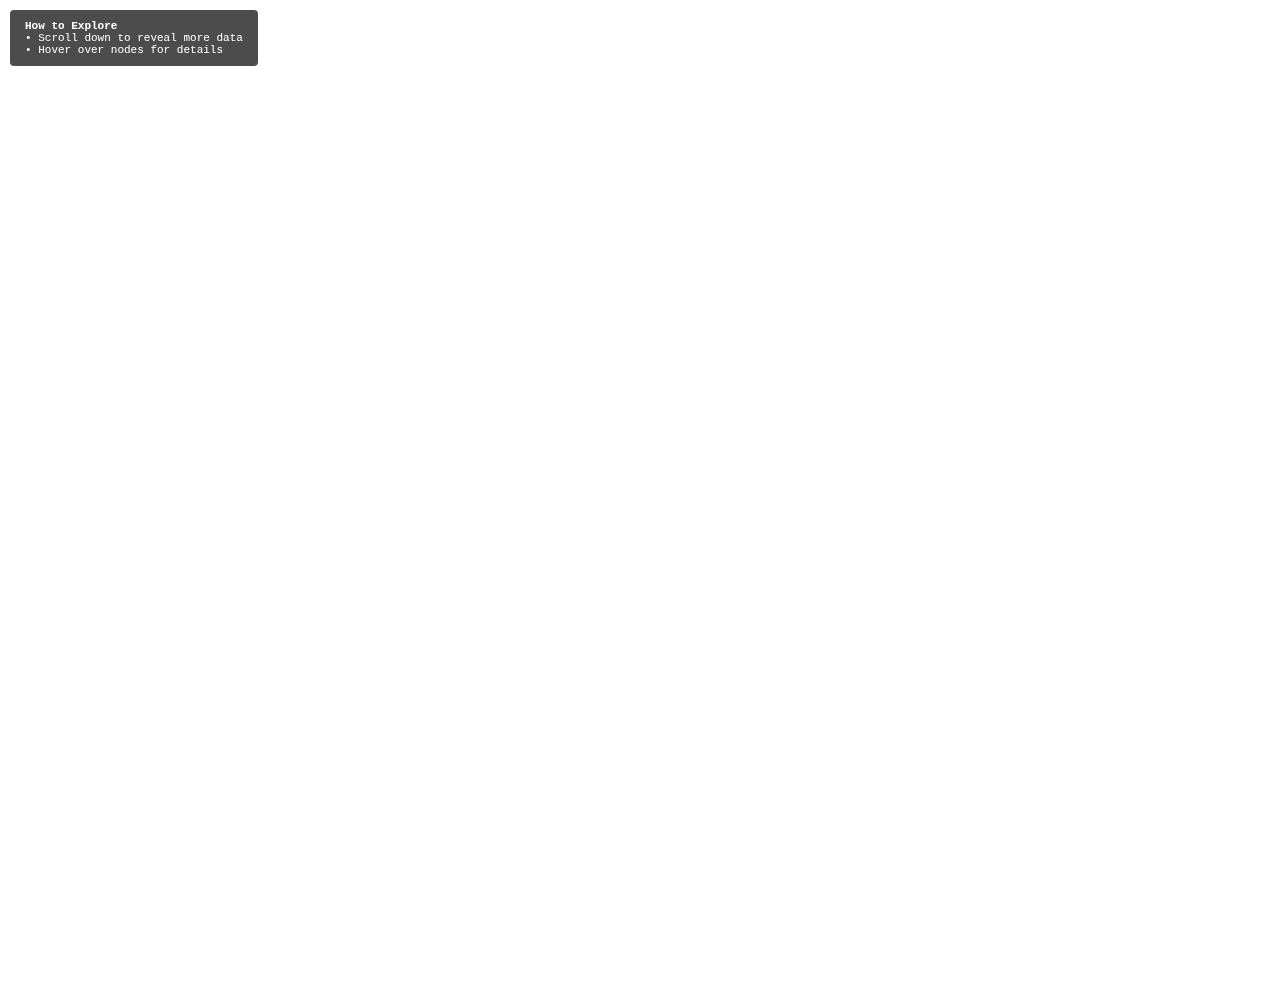
<file: dataExplorer.html>
<!DOCTYPE html>
<html lang="en">
<head>
    <meta charset="UTF-8">
    <meta name="viewport" content="width=device-width, initial-scale=1.0">
    <title>DATA LOGIC</title>
    <script src="https://d3js.org/d3.v7.min.js"></script>
    <style>
        #instructions {
            position: fixed;
            top: 10px;
            left: 10px;
            background: rgba(0, 0, 0, 0.7);
            color: #fff;
            padding: 10px 15px;
            border-radius: 4px;
            font-size: 0.9rem;
            z-index: 9999;
            font: 11px monospace;
        }

        .node circle {
            fill: #fff;
            stroke: steelblue;
            stroke-width: 1.5px;
        }

        .node text {
            font: 11px monospace; /* Increased font size for better readability */
        }

        .link {
            fill: none;
            stroke: #ccc;
            stroke-width: 1.5px;
        }

        body {
            margin: 0;
            padding: 0;
            display: flex;
            justify-content: center; /* Centers content horizontally */
        }

        .step {
            margin-bottom: 1000px; /* Space between steps */
        }

        #visualization {
            position: fixed;
            top: 0;
            left: 0;
            width: 80vw;
            height: 100vh;
            pointer-events: none; /* Allow scrolling through the visualization */
            overflow: visible; /* Ensure content is not clipped */
        }
    </style>
</head>
<body>

      <!-- Instructions -->
    <div id="instructions">
        <strong>How to Explore</strong><br/>
        • Scroll down to reveal more data<br/>
        • Hover over nodes for details
    </div>

    <div id="visualization"></div>
    <div class="step" data-step="0"></div>
    <div class="step" data-step="1"></div>
    <div class="step" data-step="2"></div>
    <div class="step" data-step="3"></div>
    <div class="step" data-step="4"></div>
    <div class="step" data-step="5"></div>
    <div class="step" data-step="6"></div>
    <div class="step" data-step="7"></div>
    <div class="step" data-step="8"></div>

    <script>
        console.log("Script loaded"); // Debugging: Check if script is running

        const data = {
            "name": "BUYER NAVIGATING HOUSING DATA IN ADDITION TO EXTREME WEATHER RISKS",
            "children": [
                {
                    "name": "VULNERABLE COMMUNITY", // layer 1
                    "children": [
                        {
                            "name": "FLOOD VULNERABILITY", // layer 2
                            "children": [
                                {"name": "MEDIAN HOUSEHOLD INCOME"}, // LAYER3
                                {"name": "POPULATION EMPLOYED OVER 16 Y/O"},
                                {"name": "POPULATION OVER 65Y/O"},
                                {"name": "POPULATION UNDER 18 Y/O"},
                                {"name": "PUBLIC ASSISTANCE INCOME/FOOD STAMP/SNAP"}
                            ]
                        }
                    ]
                },
                {
                    "name": "USER'S PERCEPTION OF RISK",
                    "children": [
                        {
                            "name": "USER CHOICE IN MARKET ACTIVITY",
                            "children": [
                                {"name": "SALE PRICE"},
                                {"name": "NUMBER OF HOMES SOLD"}
                            ]
                        }
                    ]
                },
                {
                    "name": "PUBLIC PERCEPTION OF RISK",
                    "children": [
                        {
                            "name": "RISK ASSESSMENT (INSURANCE)",
                            "children": [
                                {
                                    "name": "FLOOD RISK",
                                    "children": [
                                        {"name": "PROJECTED AREAS OF IMPACT"},
                                        {"name": "HISTORIC IMPACT AREAS"}
                                    ]
                                },
                                {
                                    "name": "BUILDING AND CONTENT COST",
                                    "children": [
                                        {"name": "PROPERTY VALUE"},
                                    ]
                                },
                                {
                                    "name": "AGE AND DESIGN OF STRUCTURE",
                                    "children": [
                                        {"name": "BUILDING AGE"},
                                        {"name": "BUILDING MATERIALS"}
                                    ]
                                },
                                {
                                    "name": "LOCATION OF STRUCTURE WITHIN THE BUILDING",
                                    "children": [
                                        {"name": "BASEMENT"},
                                        {"name": "ELEVATED MACHINERY & EQUIPMENT DISCOUNT (ABOVE FIRST FLOOR)"}
                                    ]
                                },
                                {
                                    "name": "INSURANCE COVERAGE",
                                    "children": [
                                        {"name": "FLOOD ZONE"},
                                        {"name": "FLOOD INSURANCE PREMIUMS"}
                                    ]
                                }
                            ]
                        },
                        {
                            "name": "REGULATIONS",
                            "children": [
                                {
                                    "name": "EMERGING REGULATIONS",
                                    "children": [
                                        {"name": "FFRMS (FLOOD AND FIRE RISK MANAGEMENT STRATEGIES) REDEFINES FLOODPLAIN"},
                                        {"name": "FLOOD MITIGATION DISCOUNTS"}
                                    ]
                                },
                                {
                                    "name": "LAND/LOT",
                                    "children": [
                                        {"name": "BUILDING PERMIT (BUILDING UPGRADES)"},
                                        {"name": "OWNERSHIP TYPE CHANGE"}
                                    ]
                                }
                            ]
                        }
                    ]
                }
            ]
        };

        const margin = { top: 50, right: 300, bottom: 50, left: 300 }; // d3 viz margin
        const svgWidth = window.innerWidth; // Use full window width
        const svgHeight = window.innerHeight; // Use full window height

        const svg = d3.select("#visualization").append("svg")
            .attr("width", svgWidth)
            .attr("height", svgHeight);

        const g = svg.append("g")
            .attr("transform", `translate(${margin.left},${margin.top})`);

        const root = d3.hierarchy(data);
        const tree = d3.tree().size([svgHeight - margin.top - margin.bottom, svgWidth - margin.left - margin.right]);

        let currentStep = 0;

        function update(step) {
            console.log(`Updating to step ${step}`); // Debugging: Check if update is called

            // Flatten the hierarchy to show parent and children in sequence
            const nodes = [];
            const links = [];
            let index = 0;

            function traverse(node, depth) {
                if (index > step) return;
                nodes.push(node);
                index++;

                if (node.children && index <= step) {
                    node.children.forEach(child => {
                        links.push({ source: node, target: child });
                        traverse(child, depth + 1);
                    });
                }
            }

            traverse(root, 0);

            tree(root);

            const link = g.selectAll(".link")
                .data(links);

            link.enter().append("path")
                .attr("class", "link")
                .merge(link)
                .attr("d", d3.linkHorizontal()
                    .x(d => d.y)
                    .y(d => d.x));

            link.exit().remove();

            const node = g.selectAll(".node")
                .data(nodes, d => d.id);

            const nodeEnter = node.enter().append("g")
                .attr("class", d => "node" + (d.children ? " node--internal" : " node--leaf"))
                .attr("transform", d => `translate(${d.y},${d.x})`);

            nodeEnter.append("circle")
                .attr("r", 4.5);

            nodeEnter.append("text")
                .attr("dy", 3)
                .attr("x", d => d.children ? -10 : 10) // Adjust position
                .attr("text-anchor", d => d.children ? "end" : "start") // Align text
                .style("font-size", "12px")
                .each(function (d) {
                    const words = d.data.name.split(" ");
                    const lineHeight = 15; // Line spacing
                    const maxWidth = 170; // Adjust for children wrapping
                    let line = [];
                    let lineNumber = 0;
                    const textElem = d3.select(this);
                    let tspan = textElem.append("tspan").attr("x", d.children ? -10 : 10);

                    words.forEach(word => {
                        const testLine = [...line, word].join(" ");
                        tspan.text(testLine);
                        if (tspan.node().getComputedTextLength() > maxWidth) {
                            tspan.text(line.join(" "));
                            line = [word];
                            lineNumber++;
                            tspan = textElem.append("tspan")
                                .attr("x", d.children ? -10 : 10)
                                .attr("dy", lineNumber * lineHeight)
                                .text(word);
                        } else {
                            line.push(word);
                        }
                    });
                });

            node.exit().remove();
        }

        function handleScroll() {
            const step = Math.floor(window.scrollY / 100);
            if (step !== currentStep) {
                currentStep = step;
                update(currentStep);
            }
        }

        // Dynamically set body height based on the number of steps
        const numSteps = document.querySelectorAll(".step").length;
        document.body.style.height = `${numSteps * 1000}px`;

        window.addEventListener("scroll", handleScroll);

        update(currentStep); // Initial render
    </script>
</body>
</html>
</file>
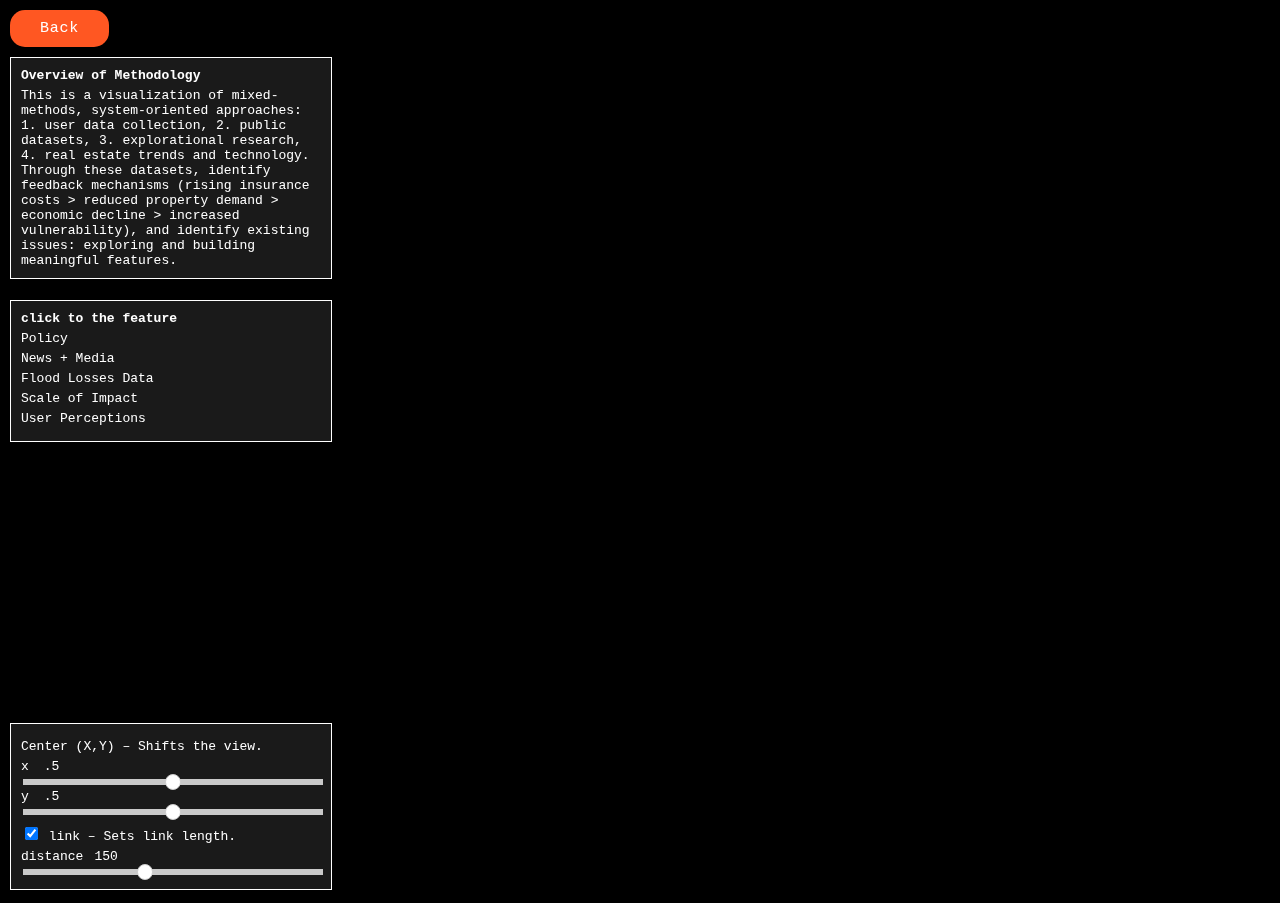
<file: systems_diagram1.html>
<!DOCTYPE html>
<html lang="en">
  <head>
    <meta charset="UTF-8" />
    <title>D3 Force Diagram with Adjustable Forces and Hover Tooltips</title>
    <script src="https://d3js.org/d3.v7.min.js"></script>
    <style>
      body {
        margin: 0;
        background: #000;
        color: #fff;
        font-family: monospace;
      }
      svg {
        width: 100vw;
        height: 100vh;
      }
      .link {
        stroke: #999;
        stroke-opacity: 0.6;
      }
      .node circle {
        stroke: #fff;
        stroke-width: 1.5px;
      }
      .node text {
        pointer-events: none;
        font: 10px monospace;
        fill: white;
      }
      /* Left-side Top Section: Buttons & Overview */
      #topLeft {
        position: fixed;
        top: 10px;
        left: 10px;
        width: 322px;
        z-index: 10000;
        font-family: monospace;
      }

      .btn-primary:hover {
        background-color: #E64A19; /* Darker orange on hover */
        transform: scale(1.05); /* Slightly enlarge on hover */
      }
      .btn-primary {
        padding: 10px 30px;
        background-color: #FF5722; /* Button color (bright orange) */
        color: white; /* Text color */
        border: none; 
        border-radius: 15px; 
        font-family: monospace;
        font-size: 15px; /* Font size */
        letter-spacing: 0.75px;
        cursor: pointer; /* Pointer cursor on hover */
        transition: all 0.3s ease; /* Smooth hover transition */
        margin-bottom: 10px;
      }
      .btn-secondary:hover {
        background-color: #E64A19; /* Darker orange on hover */
        transform: scale(1.05); /* Slightly enlarge on hover */
      }
      .btn-secondary {
        padding: 10px 30px;
        margin: 10px;
        background: transparent;
        color: white;
        border: none; 
        font-family: monospace;
        margin-bottom: 10px;
        width: 300px;
      }
      .overview {
        padding: 10px;
        border: 1px solid white;
        background: rgba(255, 255, 255, 0.1);
      }
      .overview h4 {
        margin: 0 0 5px;
      }
      .overview p {
        margin: 0;
        font-size: 13px;
      }
      /* Left-side Menu */
      #menu {
        position: fixed;
        top: 300px;
        left: 10px;
        width: 300px;
        background: rgba(255, 255, 255, 0.1);
        border: 1px solid white;
        padding: 10px;
        z-index: 10000;
      }
      #menu h4 {
        margin: 0 0 5px;
      }      
      #menu ul {
        list-style: none;
        margin: 0;
        padding: 0;
      }
      #menu li {
        margin-bottom: 5px;
      }
      #menu a {
        color: white;
        text-decoration: none;
        cursor: pointer;
      }
      #menu a:hover {
        color: lightblue;
      }
      /* Force sliders */
      #controls {
        position: fixed;
        bottom: 10px;
        left: 10px;
        width: 300px;
        background: rgba(255,255,255,0.1);
        border: 1px solid white;
        padding: 10px;
        z-index: 10000;
        font-family: monospace;
      }
      #controls p, #controls label {
        margin: 5px 0;
      }
      #controls output {
        display: inline-block;
        width: 30px;
        text-align: center;
      }
      /* Slider styling: white track and thumb */
      #controls input[type="range"] {
        -webkit-appearance: none;
        width: 100%;
        background: transparent;
      }
      #controls input[type="range"]::-webkit-slider-thumb {
        -webkit-appearance: none;
        background: #fff;
        border: 1px solid #ccc;
        height: 16px;
        width: 16px;
        border-radius: 50%;
        cursor: pointer;
        margin-top: -5px;
      }
      #controls input[type="range"]::-webkit-slider-runnable-track {
        background: #c9c9c9;
        height: 6px;
      }
      #controls input[type="range"]::-moz-range-thumb {
        background: #fff;
        border: 1px solid #ccc;
        height: 16px;
        width: 16px;
        border-radius: 50%;
        cursor: pointer;
      }
      #controls input[type="range"]::-moz-range-track {
        background: #fff;
        height: 6px;
      }
      /* Tooltip styling */
      .tooltip {
        position: absolute;
        background: rgba(255,255,255,0.9);
        color: #000;
        padding: 5px;
        border: 1px solid #ccc;
        border-radius: 4px;
        pointer-events: none;
        font: 12px monospace;
      }
      .tooltip {
        position: absolute;
        background: rgba(255,255,255,0.9);
        color: #000;
        padding: 5px;
        border: 1px solid #ccc;
        border-radius: 4px;
        pointer-events: none;
        font: 12px monospace;
        max-width: 300px;       /* Limit the width */
        white-space: normal;    /* Allow text to wrap */
        word-wrap: break-word;  /* Ensure long words break */
      }

    </style>
  </head>
  <body>
    <!-- Top left section: Buttons and Overview -->
    <div id="topLeft">
      <div class="buttons">
        <button class="btn-primary">Back</button>
        <!--<button class="btn-secondary">View Tool that developed from this research.</button>-->
      </div>
      <div class="overview">
        <h4>Overview of Methodology</h4>
        <p>
          This is a visualization of mixed-methods, system-oriented approaches:
          1. user data collection, 2. public datasets, 3. explorational research, 4. real estate trends and technology.
          Through these datasets, identify feedback mechanisms (rising insurance costs &gt; reduced property demand &gt; economic decline &gt; increased vulnerability), and identify existing issues: exploring and building meaningful features.
        </p>
      </div>
    </div>

    <!-- Left-side Menu -->
    <div id="menu">
    <h4>click to the feature</h4>
      <ul>
        <li><a href="#" data-target="policyBox">Policy</a></li>
        <li><a href="#" data-target="newsBox">News + Media</a></li>
        <li><a href="#" data-target="floodDataBox">Flood Losses Data</a></li>
        <li><a href="#" data-target="impactDataBox">Scale of Impact</a></li>
        <li><a href="#" data-target="userPerceptionsBox">User Perceptions</a></li>
      </ul>
    </div>

    <!-- Force Sliders -->
    <div id="controls">
      <div class="alpha_bar" onclick="updateAll();">
        <div id="alpha_value"></div>
      </div>
      <div class="force">
        <p>
          <label>Center (X,Y)</label> – Shifts the view.
        </p>
        <label>
          x
          <output id="center_XSliderOutput">.5</output>
          <input type="range" min="0" max="1" value=".5" step="0.01" oninput="d3.select('#center_XSliderOutput').text(value); forceProperties.center.x=value; updateAll();">
        </label>
        <label>
          y
          <output id="center_YSliderOutput">.5</output>
          <input type="range" min="0" max="1" value=".5" step="0.01" oninput="d3.select('#center_YSliderOutput').text(value); forceProperties.center.y=value; updateAll();">
        </label>
      </div>

      <!--<div class="force">
        <p>
          <label>
            <input type="checkbox" onchange="forceProperties.forceX.enabled = this.checked; updateAll();"> force Y
          </label> 
        </p>
        <label>
          strength
          <output id="forceX_StrengthSliderOutput">.1</output>
          <input type="range" min="0" max="1" value=".1" step="0.01" oninput="d3.select('#forceX_StrengthSliderOutput').text(value); forceProperties.forceX.strength=value; updateAll();">
        </label>
        <label title="Force X position (multiplied by svg width)">
          x
          <output id="forceX_XSliderOutput">.5</output>
          <input type="range" min="0" max="1" value=".5" step="0.01" oninput="d3.select('#forceX_XSliderOutput').text(value); forceProperties.forceX.x=value; updateAll();">
        </label>
      </div>

      <div class="force">
        <p>
          <label>
            <input type="checkbox" onchange="forceProperties.forceY.enabled = this.checked; updateAll();"> force X
          </label> – Pulls nodes toward a X location.
        </p>
        <label>
          strength
          <output id="forceY_StrengthSliderOutput">.1</output>
          <input type="range" min="0" max="1" value=".1" step="0.01" oninput="d3.select('#forceY_StrengthSliderOutput').text(value); forceProperties.forceY.strength=value; updateAll();">
        </label>

        <label title="Force Y position (multiplied by svg height)">
          y
          <output id="forceY_YSliderOutput">.5</output>
          <input type="range" min="0" max="1" value=".5" step="0.01" oninput="d3.select('#forceY_YSliderOutput').text(value); forceProperties.forceY.y=value; updateAll();">
        </label>
      </div>-->

      <div class="force">
        <p>
          <label>
            <input type="checkbox" checked onchange="forceProperties.link.enabled = this.checked; updateAll();"> link
          </label> – Sets link length.
        </p>
        <label title="Distance between linked nodes">
          distance
          <output id="link_DistanceSliderOutput">150</output>
          <input type="range" min="50" max="300" value="150" step="1" oninput="d3.select('#link_DistanceSliderOutput').text(value); forceProperties.link.distance=value; updateAll();">
        </label>
        <!--<label title="Link iterations">
          iterations
          <output id="link_IterationsSliderOutput">1</output>
          <input type="range" min="1" max="10" value="1" step="1" oninput="d3.select('#link_IterationsSliderOutput').text(value); forceProperties.link.iterations=value; updateAll();">
        </label>-->

      </div>
    </div>

    <svg></svg>

    <script>
      // Global force properties.
      let forceProperties = {
        center: { x: 0.5, y: 0.5 },
        forceX: { enabled: false, strength: 0.1, x: 0.5 },
        forceY: { enabled: false, strength: 0.1, y: 0.5 },
        link: { enabled: true, distance: 150, iterations: 1 }
      };

      // Map node IDs to distinctive colors.
      const branchColors = {
        centerEllipseGroup: "#ffffff",         // Core: white
        policyBox: "#0074D9",                    // Bold blue
        policyParenBox: "#0074D9",
        laInsuranceBox: "#0074D9",
        newsBox: "#2ECC40",                      // Vivid green
        newsParenBox: "#2ECC40",
        "2024disasterBox": "#2ECC40",
        floodDataBox: "#B10DC9",                 // Vivid purple
        caseStudyBox: "#B10DC9",
        gentrificationBox: "#B10DC9",
        displacementBox: "#B10DC9",
        impactDataBox: "#FF851B",                // Bold orange
        userPerceptionsBox: "#FFDC00",           // Bright yellow
        mediationBox: "#FFDC00",
        coastalBox: "#FFDC00",
        surveyBox: "#FFDC00"
      };

      // Define nodes.
      const nodes = [
        { id: "centerEllipseGroup", label: "Risk Perception &\nSystemic Vulnerability", group: 0, modalContent: "Context:\nnClimate change is increasing the frequency and intensity of extreme weather events, placing flood-prone communities at heightened risk. This central node serves as the hub of our analysis, integrating data from multiple sources to map systemic vulnerability. Our methodology combines historical data, climate modeling, and socio-economic analysis to highlight key areas of risk and guide adaptive strategies." },
        { id: "policyBox", label: "Policy", group: 1, modalContent: "Policy Realities:\nFloodplain definitions and mitigation incentives often do not reflect projected climate impacts or local vulnerabilities. Our analysis leverages historical FEMA maps and current climate models to identify policy gaps and recommend adaptive measures for future risk management." },
        { id: "newsBox", label: "News + Media", group: 1, modalContent: "News + Media Analysis:\nThis section aggregates current events and media reports on flood incidents and disaster responses. We analyze the frequency, tone, and impact of media coverage to assess public awareness and governmental responses to flood risks." },
        { id: "floodDataBox", label: "Flood Losses Data", group: 1, modalContent: "Flood Losses Data:\nDetailed records of flood damages, including economic losses and recovery expenditures, are compiled from NOAA, FEMA, and insurance claims. This quantitative analysis provides insight into cost escalation and supports risk forecasting." },
        { id: "impactDataBox", label: "Scale of Impact Data", group: 1, modalContent: "Scale of Impact Data:\nThis node examines the broader societal impact of flood events by integrating demographic data, property value assessments, and damage reports. Our multi-dimensional approach helps reveal patterns in community resilience and vulnerability." },
        { id: "userPerceptionsBox", label: "User Perceptions", group: 1, modalContent: "Issues:\nHomebuyers lack tools to evaluate flood risk. Through surveys, focus groups, and statistical analysis, I explore the relationship between risk awareness, property investment decisions, and demographic factors." },
        { id: "policyParenBox", label: "Insurance", group: 2, hoverOnly: true, hoverImage: "images/insurance.png", modalContent: "Insurance Industry Response:\nThis sub-node examines how insurance companies adapt to increasing flood risks. We analyze trends in premium adjustments, coverage limitations, and industry reports to understand the financial implications of flood-related disasters."},
        { id: "newsParenBox", label: "LA wild fire", group: 2, modalContent: "Using the LA wild fire as a contextual benchmark, I compare media coverage and public response to similar catastrophic events. This analysis helps illuminate the interplay between disaster events and risk perception." },
        { id: "2024disasterBox", label: "2024 Billion Dollar Disaster", group: 2, link: "https://www.ncei.noaa.gov/access/billions/", modalContent: "2024 Billion Dollar Disaster:\nThis node highlights significant financial losses from recent extreme weather events. Methodologically, I benchmark economic impacts using NOAA data to forecast potential future costs in disaster scenarios." },
        { id: "mediationBox", label: "Community flood mediation efforts", group: 2, modalContent: "Community Flood Mediation Efforts:\nFocusing on local initiatives, this section documents mediation efforts that help resolve flood-related conflicts and enhance community resilience. Our approach includes qualitative case studies and interviews with community leaders." },
        { id: "coastalBox", label: "Coastal/Flood Plain Residents", group: 2, modalContent: "Coastal/Flood Plain Residents:\nChallenges and resilience faced by residents in high-risk coastal and floodplain areas. Our analysis combines demographic data with economic studies to highlight patterns of displacement and adaptive strategies." },
        { id: "surveyBox", label: "User Perceptions Data:\nFlood Risk & Buying Decisions", group: 2, modalContent: "Survey results show that the majority of responders' home buying decisions in relation to flood risk. Combining quantitative and qualitative data, our methodology analyzes awareness levels, behavioral responses, and socio-economic factors influencing purchase decisions.", link: "https://docs.google.com/spreadsheets/d/1HKOsLh_ABl5GAOpvg9aUi4kkMcHB8a-neF-K_wR-tP8/edit?usp=sharing" },
        { id: "caseStudyBox", label: "Case Study City: NYC", group: 2, link: "dataExplorer.html", modalContent: "New York City is used as a case study to illustrate urban flood risk and mitigation, integrating historical flood, infrastructure, and policy data to develop comprehensive urban risk assessments." },
        { id: "gentrificationBox", label: "Climate Gentrification", group: 3, link: "https://yilinzheng10.github.io/MAPBOX-Storytelling/" },
        { id: "displacementBox", label: "Displacement Data", group: 3, modalContent: "Displacement:\nFocusing on the long-term impacts of recurring flood events, this node uses census data, migration reports, and property loss statistics to assess community displacement and its socio-economic consequences." },
        { id: "laInsuranceBox", label: "LA wild fire to\nInsurance Industry", group: 3, link: "https://hbr.org/2025/01/the-la-fires-could-change-the-insurance-industry", modalContent: "LA Wild Fire Impact on Insurance:\nAnalyzing the ripple effects of the LA wild fire on the insurance industry, this section examines premium adjustments, risk recalibration, and market responses post-disaster." }
      ];

      // Define links.
      const links = [
        { source: "centerEllipseGroup", target: "policyBox" },
        { source: "centerEllipseGroup", target: "newsBox" },
        { source: "centerEllipseGroup", target: "floodDataBox" },
        { source: "centerEllipseGroup", target: "impactDataBox" },
        { source: "centerEllipseGroup", target: "userPerceptionsBox" },
        { source: "policyBox", target: "policyParenBox" },
        { source: "newsBox", target: "newsParenBox" },
        { source: "newsBox", target: "2024disasterBox" },
        { source: "userPerceptionsBox", target: "mediationBox" },
        { source: "userPerceptionsBox", target: "coastalBox" },
        { source: "userPerceptionsBox", target: "surveyBox" },
        { source: "floodDataBox", target: "caseStudyBox" },
        { source: "impactDataBox", target: "caseStudyBox" },
        { source: "caseStudyBox", target: "gentrificationBox" },
        { source: "caseStudyBox", target: "displacementBox" },
        { source: "newsParenBox", target: "laInsuranceBox" },
        { source: "policyParenBox", target: "laInsuranceBox" }
      ];

      const svg = d3.select("svg");
      const width = window.innerWidth;
      const height = window.innerHeight;

      // Create a force simulation with adjustable forces.
      let simulation = d3.forceSimulation(nodes)
          .force("link", d3.forceLink(links)
            .id(d => d.id)
            .distance(forceProperties.link.distance)
            .iterations(forceProperties.link.iterations))
          .force("charge", d3.forceManyBody().strength(-400))
          .force("center", d3.forceCenter(width * forceProperties.center.x, height * forceProperties.center.y))
          .force("forceX", forceProperties.forceX.enabled
            ? d3.forceX(width * forceProperties.forceX.x).strength(forceProperties.forceX.strength)
            : null)
          .force("forceY", forceProperties.forceY.enabled
            ? d3.forceY(height * forceProperties.forceY.y).strength(forceProperties.forceY.strength)
            : null)
          .force("collide", d3.forceCollide(50));

      // Draw links.
      const link = svg.append("g")
          .attr("class", "links")
        .selectAll("line")
        .data(links)
        .enter().append("line")
          .attr("class", "link");

      // Draw nodes.
      const node = svg.append("g")
          .attr("class", "nodes")
        .selectAll("g")
        .data(nodes)
        .enter().append("g")
          .call(d3.drag()
              .on("start", dragstarted)
              .on("drag", dragged)
              .on("end", dragended));

      // Append circles (smaller nodes).
      node.append("circle")
        .attr("r", d => 10 - d.group)  // New smaller radius values
        .attr("fill", d => branchColors[d.id] || "#cccccc");

      // Append text labels.
      node.append("text")
        .attr("dy", 3)
        .attr("x", 25)
        .text(d => d.label)
        .style("fill", "white")
        .style("font-size", "10px"); // Adjust text size as needed


      // Tooltip for hover – shows modalContent (or image content if you add that later)
      const tooltip = d3.select("body")
        .append("div")
        .attr("class", "tooltip")
        .style("display", "none");

      // Node hover event: show tooltip and add visual feedback.
      node.on("mouseover", function(event, d) {
        d3.select(this).select("circle")
          .transition().duration(200)
          .attr("stroke", "lightblue")
          .attr("stroke-width", 3);
        
        let htmlContent = "";
        if(d.hoverImage) {
          htmlContent += `<img src="${d.hoverImage}" style="max-width:100%; display:block; margin-bottom:5px;">`;
        }
        if(d.modalContent) {
          htmlContent += d.modalContent.replace(/\n/g, "<br>");
        }
        
        if(htmlContent) {
          tooltip.html(htmlContent)
                .style("left", (event.pageX + 10) + "px")
                .style("top", (event.pageY + 10) + "px")
                .style("display", "block");
        }
      })
      .on("mousemove", function(event, d) {
          tooltip.style("left", (event.pageX + 10) + "px")
                 .style("top", (event.pageY + 10) + "px");
      })
      .on("mouseout", function(event, d) {
          d3.select(this).select("circle")
            .transition().duration(200)
            .attr("stroke", "#fff")
            .attr("stroke-width", 1.5);
          tooltip.style("display", "none");
      })
      .on("click", function(event, d) {
          if(d.link) {
            window.open(d.link, "_blank");
          }
      });

      simulation.on("tick", () => {
        link.attr("x1", d => d.source.x)
            .attr("y1", d => d.source.y)
            .attr("x2", d => d.target.x)
            .attr("y2", d => d.target.y);
        node.attr("transform", d => `translate(${d.x},${d.y})`);
      });

      function dragstarted(event, d) {
        if (!event.active) simulation.alphaTarget(0.3).restart();
        d.fx = d.x;
        d.fy = d.y;
      }
      function dragged(event, d) {
        d.fx = event.x;
        d.fy = event.y;
      }
      function dragended(event, d) {
        if (!event.active) simulation.alphaTarget(0);
        d.fx = null;
        d.fy = null;
      }

      // Menu function: center a node when clicked.
      function zoomToGroup(targetId) {
        const target = nodes.find(n => n.id === targetId);
        if (target) {
          simulation.alpha(1).restart();
          target.fx = width / 2;
          target.fy = height / 2;
          setTimeout(() => { target.fx = null; target.fy = null; }, 1000);
        }
      }

      function setupMenu() {
        const menuLinks = document.querySelectorAll("#menu a");
        menuLinks.forEach(link => {
          link.addEventListener("click", function(e) {
            e.preventDefault();
            const targetId = this.getAttribute("data-target");
            zoomToGroup(targetId);
          });
        });
      }
      setupMenu();

      // Update simulation forces based on slider changes.
      function updateAll() {
        simulation.force("link")
          .distance(forceProperties.link.distance)
          .iterations(forceProperties.link.iterations);
        simulation.force("center", d3.forceCenter(width * forceProperties.center.x, height * forceProperties.center.y));
        if (forceProperties.forceX.enabled) {
          simulation.force("forceX", d3.forceX(width * forceProperties.forceX.x).strength(forceProperties.forceX.strength));
        } else {
          simulation.force("forceX", null);
        }
        if (forceProperties.forceY.enabled) {
          simulation.force("forceY", d3.forceY(height * forceProperties.forceY.y).strength(forceProperties.forceY.strength));
        } else {
          simulation.force("forceY", null);
        }
        simulation.alpha(1).restart();
      }

      document.addEventListener("DOMContentLoaded", () => {
        const backOption = document.querySelector('.btn-primary'); // returns a single element
        
        backOption.addEventListener('click', () => {
          window.history.back();
        });
      });
    </script>
  </body>
</html>
</file>
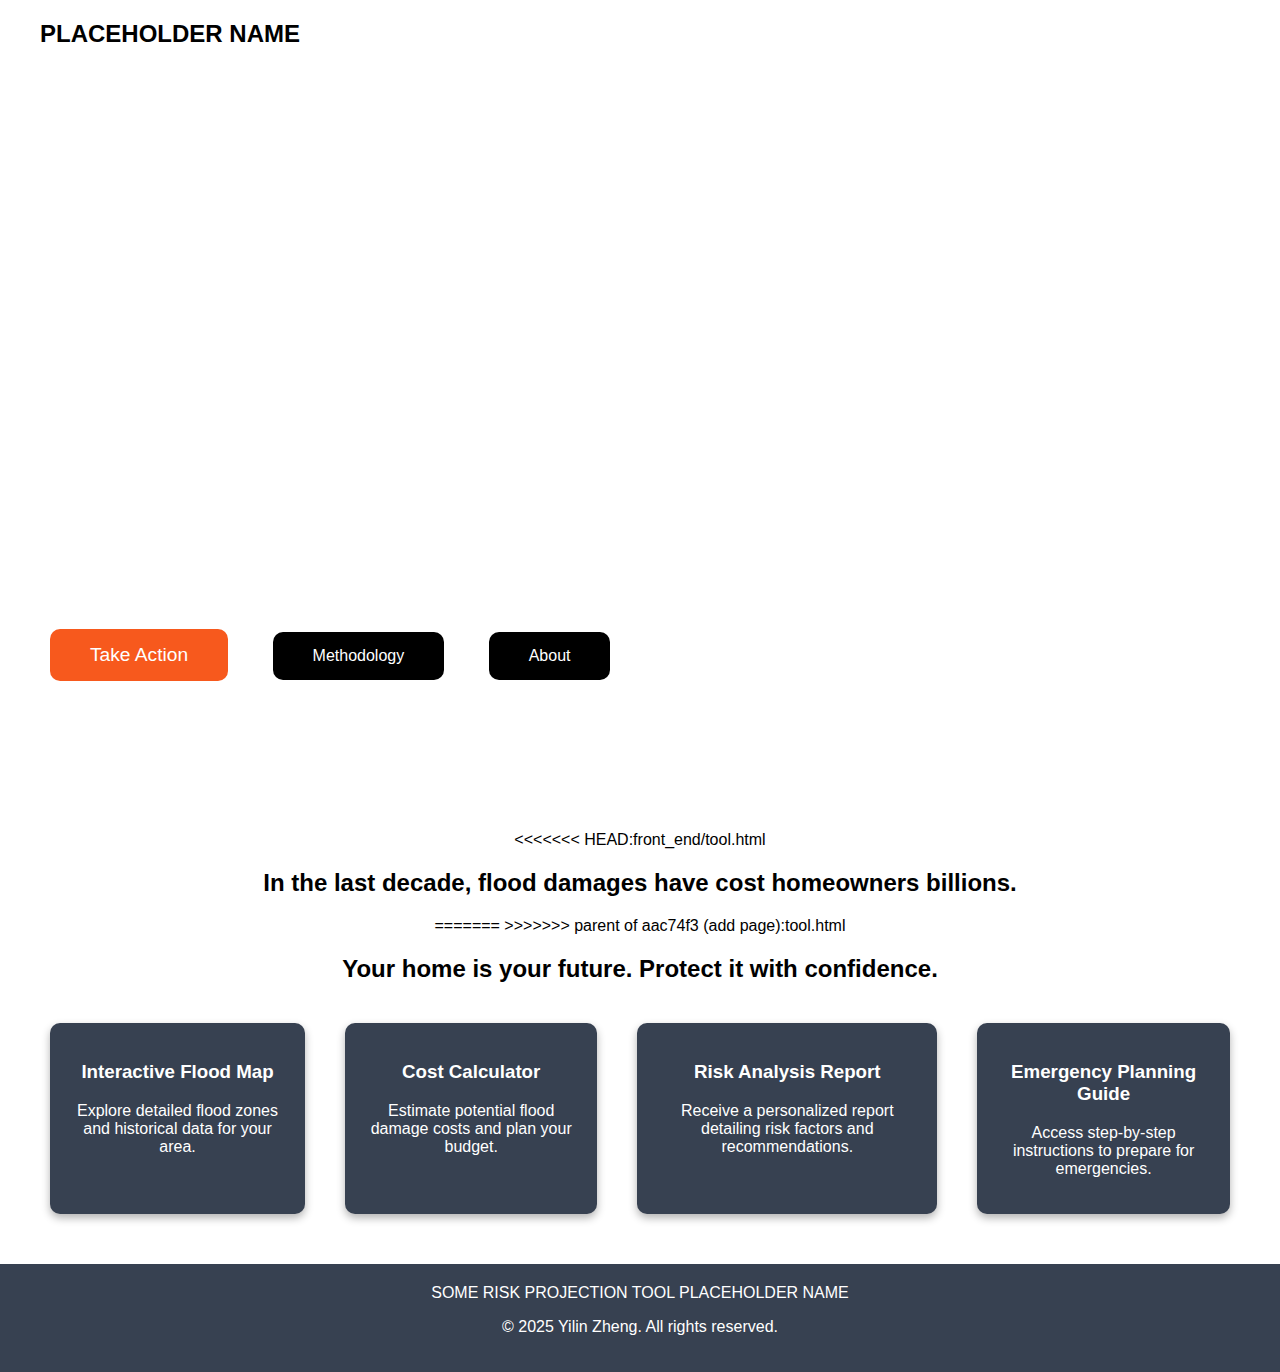
<file: tool.html>
<!DOCTYPE html>
<html lang="en">
<head>
    <meta charset="UTF-8">
    <meta name="viewport" content="width=device-width, initial-scale=1.0">
    <title>Risk Projection Tool</title>
    <link rel="stylesheet" href="toolstyles.css">
</head>
<body>
    <header>
        <nav>
            <div class="title"><h2>PLACEHOLDER NAME</h2></div>
            <!-- 
            <ul>
                <li><a href="#">Home</a></li>
                <li><a href="#">About</a></li>
                <li><a href="#">Solutions</a></li>
                <li><a href="#">Contact</a></li>
                <li><button class="btn-explore">Explore</button></li>
            </ul>
        -->
        </nav>
    </header>
    
    <section class="hero">
        <div class="hero-text">
            <h2>Plan Smarter, Protect Better <br>
                Understand Your Flood Risk and Future Costs</h2>
            <br>
            <p>Climate change has increased the frequency and intensity of extreme weather events。 Make informed decisions about your property with flood risk projections and cost analysis.</p>

            <div class="buttons">
                <button class="btn-primary">Take Action</button>
                <button class="btn-secondary">Methodology</button>
                <button class="btn-about">About</button>
            </div>
        </div>
        <div class="hero-image"></div>
    </section>
    
    <section class="function">
<<<<<<< HEAD:front_end/tool.html
        <h2>In the last decade, flood damages have cost homeowners billions.</h2>
=======
>>>>>>> parent of aac74f3 (add page):tool.html
        <h2>Your home is your future. Protect it with confidence.</h2>
        <div class="grid">
            <div class="card">
              <h3>Interactive Flood Map</h3>
              <p>Explore detailed flood zones and historical data for your area.</p>
            </div>
            <div class="card">
              <h3>Cost Calculator</h3>
              <p>Estimate potential flood damage costs and plan your budget.</p>
            </div>
            <div class="card">
              <h3>Risk Analysis Report</h3>
              <p>Receive a personalized report detailing risk factors and recommendations.</p>
            </div>
            <div class="card">
              <h3>Emergency Planning Guide</h3>
              <p>Access step-by-step instructions to prepare for emergencies.</p>
            </div>
          </div>
    </section>
    
    
    <footer>
        <div class="footer-content">
            <div class="footer-logo">SOME RISK PROJECTION TOOL PLACEHOLDER NAME</div>
            <div class="footer-links">
                
                <p>© 2025 Yilin Zheng. All rights reserved.<br>
            </div>
        </div>
    </footer>
    
    <script src="toolscripts.js"></script>
</body>
</html>
</file>
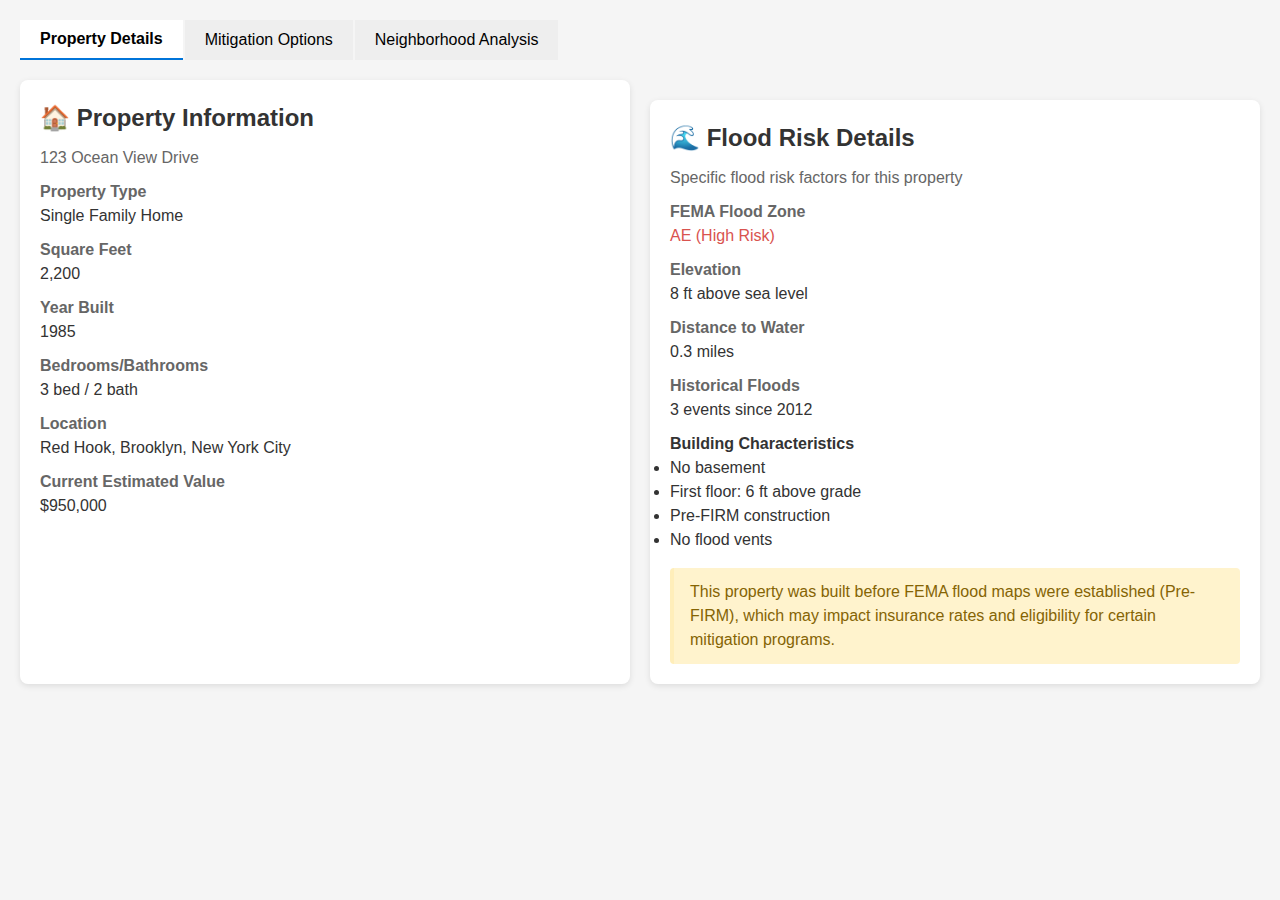
<file: map interface/reporttesting.html>
<!DOCTYPE html>
<html lang="en">
<head>
  <meta charset="UTF-8">
  <title>Property Flood Risk Dashboard</title>
  <style>
    /* --- Reset & Utilities --- */
    * { box-sizing: border-box; margin: 0; padding: 0; }
    body { font-family: Arial, sans-serif; line-height: 1.5; color: #333; padding: 20px; background: #f5f5f5; }
    h2 { margin-bottom: 10px; font-size: 1.5rem; }
    .tabs { display: flex; margin-bottom: 20px; }
    .tabs button { 
      background: #eee; border: none; padding: 10px 20px; cursor: pointer;
      margin-right: 2px; font-size: 1rem; 
    }
    .tabs button.active { background: #fff; font-weight: bold; border-bottom: 2px solid #0074D9; }
    .tab-content { display: none; }
    .tab-content.active { display: block; }

    /* --- Cards & Grid --- */
    .grid-2 { display: grid; grid-template-columns: 1fr 1fr; gap: 20px; }
    .card {
      background: #fff; border-radius: 8px; box-shadow: 0 2px 6px rgba(0,0,0,0.1);
      padding: 20px; margin-bottom: 20px;
    }
    .card + .card { margin-top: 20px; }

    /* --- Definition List Styling --- */
    dl { margin: 10px 0; }
    dt { font-weight: bold; color: #666; }
    dd { margin: 0 0 10px 0; }

    /* --- Measure Cards --- */
    .measures { display: grid; grid-template-columns: repeat(auto-fit,minmax(220px,1fr)); gap: 20px; margin-top: 20px; }
    .measure-card {
      border: 1px solid #ddd; border-radius: 8px; padding: 16px; background: #fff;
    }
    .measure-card h4 { margin-bottom: 8px; }
    .badge {
      display: inline-block; padding: 2px 8px; font-size: 0.8rem; border-radius: 12px;
      background: #e0e0e0; margin-left: 10px;
    }
    .badge.low   { background: #d4edda; color: #155724; }
    .badge.med   { background: #fff3cd; color: #856404; }
    .badge.high  { background: #f8d7da; color: #721c24; }

    /* --- Bars for Neighborhood --- */
    .bar-chart { margin: 20px 0; }
    .bar-row {
      display: flex; align-items: center; margin-bottom: 12px;
    }
    .bar-label { width: 150px; }
    .bar { flex: 1; height: 12px; background: #ddd; border-radius: 6px; margin-right: 10px; overflow: hidden; }
    .bar-inner { height: 100%; background: #333; }
    .bar-value { width: 40px; text-align: right; font-weight: bold; }

    /* --- Insight & Note Boxes --- */
    .insight, .note {
      background: #eef; padding: 12px 16px; border-left: 4px solid #0074D9;
      border-radius: 4px; margin-top: 16px;
    }
    .note { background: #fff3cd; border-color: #ffeeba; color: #856404; }

  </style>
</head>
<body>

  <!-- Tabs -->
  <div class="tabs">
    <button data-tab="property" class="active">Property Details</button>
    <button data-tab="mitigation">Mitigation Options</button>
    <button data-tab="neighborhood">Neighborhood Analysis</button>
  </div>

  <!-- Property Details Pane -->
  <div id="property" class="tab-content active">
    <div class="grid-2">
      <!-- Property Info Card -->
      <div class="card">
        <h2>🏠 Property Information</h2>
        <p style="color:#666;">123 Ocean View Drive</p>
        <dl>
          <dt>Property Type</dt><dd>Single Family Home</dd>
          <dt>Square Feet</dt><dd>2,200</dd>
          <dt>Year Built</dt><dd>1985</dd>
          <dt>Bedrooms/Bathrooms</dt><dd>3 bed / 2 bath</dd>
          <dt>Location</dt><dd>Red Hook, Brooklyn, New York City</dd>
          <dt>Current Estimated Value</dt><dd>$950,000</dd>
        </dl>
      </div>

      <!-- Flood Risk Details Card -->
      <div class="card">
        <h2>🌊 Flood Risk Details</h2>
        <p style="color:#666;">Specific flood risk factors for this property</p>
        <dl>
          <dt>FEMA Flood Zone</dt><dd style="color:#d9534f;">AE (High Risk)</dd>
          <dt>Elevation</dt><dd>8 ft above sea level</dd>
          <dt>Distance to Water</dt><dd>0.3 miles</dd>
          <dt>Historical Floods</dt><dd>3 events since 2012</dd>
        </dl>
        <h4>Building Characteristics</h4>
        <ul>
          <li>No basement</li>
          <li>First floor: 6 ft above grade</li>
          <li>Pre-FIRM construction</li>
          <li>No flood vents</li>
        </ul>
        <div class="note">
          This property was built before FEMA flood maps were established (Pre-FIRM), which may impact insurance rates and eligibility for certain mitigation programs.
        </div>
      </div>
    </div>
  </div>

  <!-- Mitigation Options Pane -->
  <div id="mitigation" class="tab-content">
    <div class="card">
      <h2>🔧 Recommended Mitigation Measures</h2>
      <div style="display:flex; justify-content:space-between; align-items:center; margin-bottom:12px;">
        <div>
          <strong>Current Risk Score</strong><br>
          <span style="font-size:1.5rem; color:#d9534f;">78/100</span>
        </div>
        <div>
          <strong>Current Insurance Premium</strong><br>
          <span style="font-size:1.5rem;">$4,800/year</span>
        </div>
      </div>
      <div class="insight">
        Implementing all recommended measures below could reduce your risk score by up to 35 points and potentially save up to $2,400 annually in insurance premiums.
      </div>

      <!-- Three Measure Cards -->
      <div class="measures">
        <div class="measure-card">
          <h4>Elevate Utilities <span class="badge med">Medium Difficulty</span></h4>
          <p>Raise HVAC, water heater, and electrical systems above base flood elevation.</p>
          <ul>
            <li>Estimated Cost: $5,000–$10,000</li>
            <li>Risk Reduction: –15 points</li>
            <li>Insurance Savings: <span style="color:green;">$800/year</span></li>
            <li>ROI Period: 6–12 years</li>
          </ul>
          <button style="margin-top:10px; padding:8px 12px;">Get Quotes</button>
        </div>
        <div class="measure-card">
          <h4>Install Flood Vents <span class="badge low">Low Difficulty</span></h4>
          <p>Add engineered flood vents to allow water to flow through enclosed areas.</p>
          <ul>
            <li>Estimated Cost: $2,000–$4,000</li>
            <li>Risk Reduction: –10 points</li>
            <li>Insurance Savings: <span style="color:green;">$600/year</span></li>
            <li>ROI Period: 3–7 years</li>
          </ul>
          <button style="margin-top:10px; padding:8px 12px;">Get Quotes</button>
        </div>
        <div class="measure-card">
          <h4>Waterproof Basement/Foundation <span class="badge med">Medium Difficulty</span></h4>
          <p>Apply waterproof coatings and install drainage systems.</p>
          <ul>
            <li>Estimated Cost: $3,000–$8,000</li>
            <li>Risk Reduction: –8 points</li>
            <li>Insurance Savings: <span style="color:green;">$400/year</span></li>
            <li>ROI Period: 7–20 years</li>
          </ul>
          <button style="margin-top:10px; padding:8px 12px;">Get Quotes</button>
        </div>
      </div>
    </div>
  </div>

  <!-- Neighborhood Analysis Pane -->
  <div id="neighborhood" class="tab-content">
    <div class="card">
      <h2>📊 Neighborhood Flood Risk Comparison</h2>
      <p style="color:#666;">How your property compares to others in Red Hook</p>

      <!-- Bars -->
      <div class="bar-chart">
        <div class="bar-row">
          <div class="bar-label">Your Property</div>
          <div class="bar"><div class="bar-inner" style="width:78%; background:#d9534f;"></div></div>
          <div class="bar-value" style="color:#d9534f;">78/100</div>
        </div>
        <div class="bar-row">
          <div class="bar-label">Neighborhood Average</div>
          <div class="bar"><div class="bar-inner" style="width:65%; background:#f0ad4e;"></div></div>
          <div class="bar-value" style="color:#f0ad4e;">65/100</div>
        </div>
        <div class="bar-row">
          <div class="bar-label">Borough Average</div>
          <div class="bar"><div class="bar-inner" style="width:48%; background:#ffd700;"></div></div>
          <div class="bar-value" style="color:#ffd700;">48/100</div>
        </div>
        <div class="bar-row">
          <div class="bar-label">NYC Average</div>
          <div class="bar"><div class="bar-inner" style="width:35%; background:#5cb85c;"></div></div>
          <div class="bar-value" style="color:#5cb85c;">35/100</div>
        </div>
      </div>

      <div class="insight">
        Your property has a higher flood risk than 82% of properties in Red Hook. The neighborhood as a whole has seen increasing flood events, with 3 major floods in the past 10 years compared to 1 in the previous decade.
      </div>
    </div>
  </div>

  <!-- Tab-switching Script -->
  <script>
    document.querySelectorAll('.tabs button').forEach(btn => {
      btn.addEventListener('click', () => {
        // activate tab button
        document.querySelector('.tabs button.active').classList.remove('active');
        btn.classList.add('active');
        // show associated pane
        const id = btn.dataset.tab;
        document.querySelector('.tab-content.active').classList.remove('active');
        document.getElementById(id).classList.add('active');
      });
    });
  </script>
</body>
</html>
</file>
<file: toolstyles.css>
/* Ensure the p5.js canvas is positioned behind all content */
#defaultCanvas0 {
    position: fixed;
    top: 0;
    left: 0;
    z-index: -1;
}

body {
    margin: 0;
    font-family: "Helvetica Neue", sans-serif;
    color: #000000;
}

header {
    display: flex;
    justify-content: space-between;
    align-items: center;
    padding-left: 40px;
    background-color: #ffffff;
}

nav .title {
    display: flex;
    align-items: center;
}

nav ul {
    list-style: none;
    display: flex;
    gap: 20px;
}

nav a {
    color: #000000;
    text-decoration: none;
}


.btn-explore {
    background: #fff;
    color: #000;
    border: none;
    padding: 10px 20px;
    cursor: pointer;
}

.highlight {
    background-color: #ffcc00; /* Highlight background */
    padding: 5px 10px;
    border-radius: 5px;
    font-weight: bold;
}

/* --- Hero Section with Slideshow --- */
.hero {
    position: relative;
    padding: 100px 50px;
    background: #ffffff;
    overflow: hidden;
}

.slideshow {
    position: absolute;
    top: 0;
    left: 0;
    width: 100%;
    height: 100%;
}

.slide {
    position: absolute;
    width: 100%;
    height: 100%;
    background-size: cover;
    background-position: center;
    opacity: 0;
    animation: fade 12s infinite;
    filter: brightness(1.5);
}

.slide:nth-child(1) {
    animation-delay: 0s;
}
.slide:nth-child(2) {
    animation-delay: 4s;
}
.slide:nth-child(3) {
    animation-delay: 8s;
}
.slide:nth-child(4) {
    animation-delay: 12s;
}

@keyframes fade {
    0% { opacity: 0; }
    10% { opacity: 1; }
    33% { opacity: 1; }
    43% { opacity: 0; }
    100% { opacity: 0; }
}

.hero-text {
    position: relative;
    z-index: 1;
    color: #ffffff;
}

.hero-text h2 {
    font-size: 4rem;
}

/* --- Button Styles --- */
.buttons {
    margin-top: 60px;
}

.btn-primary {
    padding: 15px 40px;   /* Bigger buttons */
    font-size: 1.2rem;    /* Bigger text */
    border-radius: 10px;
    margin-right: 40px;
    cursor: pointer;
    border: none;
}

.btn-secondary, .btn-about {
    padding: 15px 40px;   /* Bigger buttons */
    font-size: 1rem;    /* Bigger text */
    border-radius: 10px;
    margin-right: 40px;
    cursor: pointer;
    border: none;
}

.btn-primary {
    background: #F7591D;
    color: #fff;  
}

.btn-secondary, .btn-about {
    background: #000;      /* Changed from transparent to black */
    color: #fff;          /* White text */
}

/* --- Function Section --- */
.function {
    text-align: center;
    padding: 50px;
}

.grid {
    margin-top: 40px;
    display: flex;
    justify-content: center;
    gap: 40px;
}

.card {
    background: #374151;
    padding: 20px;
    border-radius: 10px;
    color: #ffffff;
    box-shadow: 0 4px 8px rgba(0, 0, 0, 0.3);  /* Added shadow */
}

/* --- Action Section --- */
.action {
    text-align: center;
    padding: 50px;
    background: #ffffff;
}

.note {
    font-size: 0.8rem;   /* Smaller note text */
    margin-top: 20px;
}

/* --- Footer --- */
footer {
    background: #374151;
    padding: 20px;
    text-align: center;
    color: #fff;
}

/* --- Scroll Animation --- */
.animate-on-scroll {
    opacity: 0;
    transform: translateY(20px);
    transition: opacity 1s ease-out, transform 2s ease-out;
}

.animate-on-scroll.animate {
    opacity: 1;
    transform: translateY(0);
}
</file>
